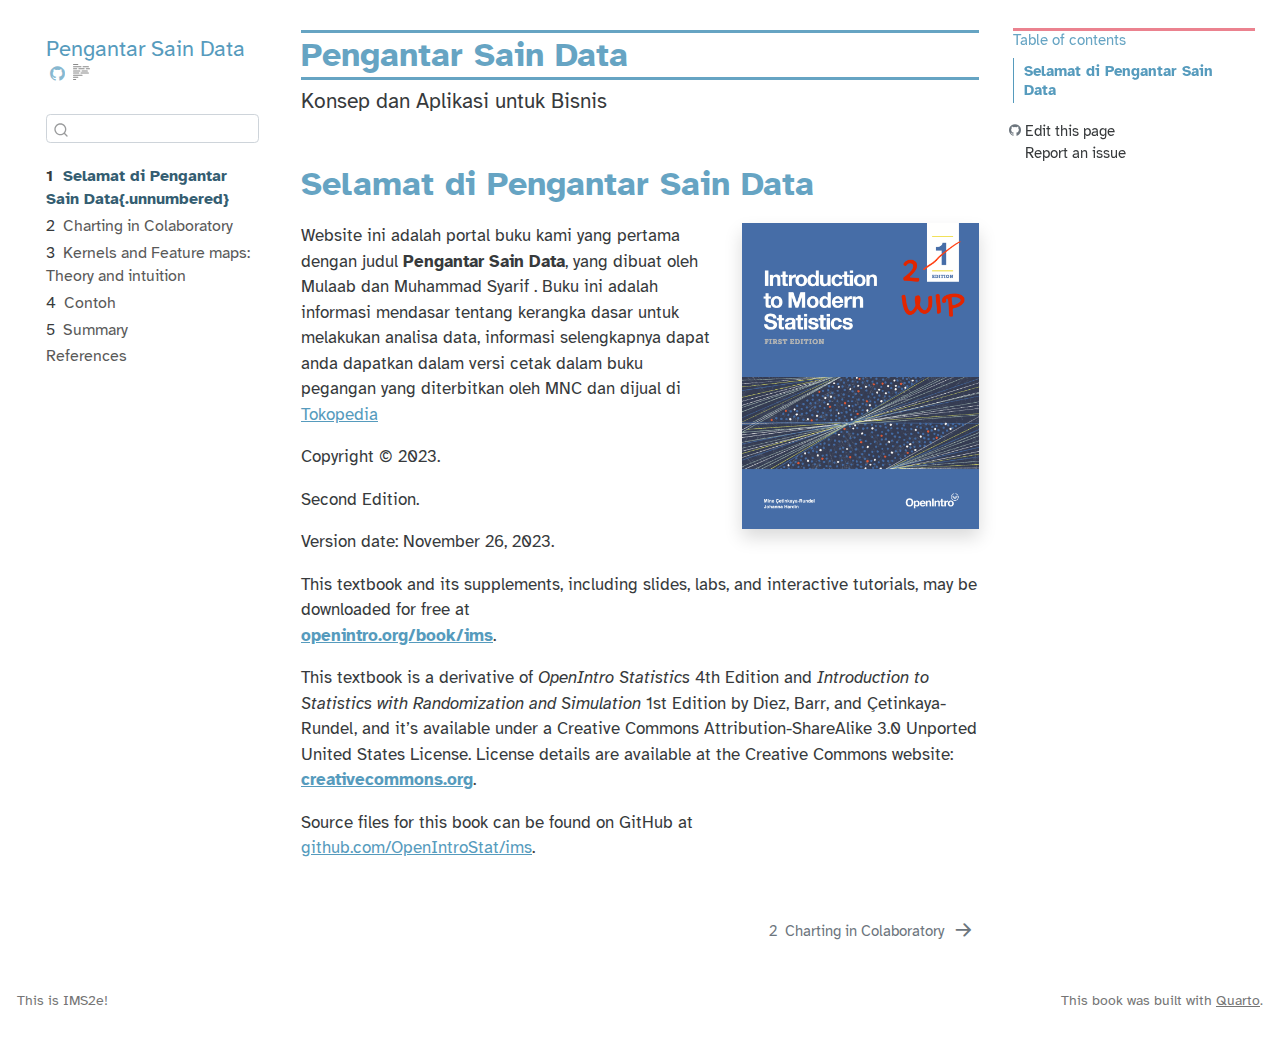
<file: index.html>
<!DOCTYPE html>
<html xmlns="http://www.w3.org/1999/xhtml" lang="en" xml:lang="en"><head>

<meta charset="utf-8">
<meta name="generator" content="quarto-1.3.450">

<meta name="viewport" content="width=device-width, initial-scale=1.0, user-scalable=yes">

<meta name="author" content="Mine Çetinkaya-Rundel and Johanna Hardin">

<title>Pengantar Sain Data</title>
<style>
code{white-space: pre-wrap;}
span.smallcaps{font-variant: small-caps;}
div.columns{display: flex; gap: min(4vw, 1.5em);}
div.column{flex: auto; overflow-x: auto;}
div.hanging-indent{margin-left: 1.5em; text-indent: -1.5em;}
ul.task-list{list-style: none;}
ul.task-list li input[type="checkbox"] {
  width: 0.8em;
  margin: 0 0.8em 0.2em -1em; /* quarto-specific, see https://github.com/quarto-dev/quarto-cli/issues/4556 */ 
  vertical-align: middle;
}
</style>


<script src="site_libs/quarto-nav/quarto-nav.js"></script>
<script src="site_libs/quarto-nav/headroom.min.js"></script>
<script src="site_libs/clipboard/clipboard.min.js"></script>
<script src="site_libs/quarto-search/autocomplete.umd.js"></script>
<script src="site_libs/quarto-search/fuse.min.js"></script>
<script src="site_libs/quarto-search/quarto-search.js"></script>
<meta name="quarto:offset" content="./">
<link href="./grafik/grafik.html" rel="next">
<link href="./images/openintro.png" rel="icon" type="image/png">
<script src="site_libs/quarto-html/quarto.js"></script>
<script src="site_libs/quarto-html/popper.min.js"></script>
<script src="site_libs/quarto-html/tippy.umd.min.js"></script>
<script src="site_libs/quarto-html/anchor.min.js"></script>
<link href="site_libs/quarto-html/tippy.css" rel="stylesheet">
<link href="site_libs/quarto-html/quarto-syntax-highlighting.css" rel="stylesheet" id="quarto-text-highlighting-styles">
<script src="site_libs/bootstrap/bootstrap.min.js"></script>
<link href="site_libs/bootstrap/bootstrap-icons.css" rel="stylesheet">
<link href="site_libs/bootstrap/bootstrap.min.css" rel="stylesheet" id="quarto-bootstrap" data-mode="light">
<script id="quarto-search-options" type="application/json">{
  "location": "sidebar",
  "copy-button": false,
  "collapse-after": 3,
  "panel-placement": "start",
  "type": "textbox",
  "limit": 20,
  "language": {
    "search-no-results-text": "No results",
    "search-matching-documents-text": "matching documents",
    "search-copy-link-title": "Copy link to search",
    "search-hide-matches-text": "Hide additional matches",
    "search-more-match-text": "more match in this document",
    "search-more-matches-text": "more matches in this document",
    "search-clear-button-title": "Clear",
    "search-detached-cancel-button-title": "Cancel",
    "search-submit-button-title": "Submit",
    "search-label": "Search"
  }
}</script>


</head>

<body class="nav-sidebar floating">

<div id="quarto-search-results"></div>
  <header id="quarto-header" class="headroom fixed-top">
  <nav class="quarto-secondary-nav">
    <div class="container-fluid d-flex">
      <button type="button" class="quarto-btn-toggle btn" data-bs-toggle="collapse" data-bs-target="#quarto-sidebar,#quarto-sidebar-glass" aria-controls="quarto-sidebar" aria-expanded="false" aria-label="Toggle sidebar navigation" onclick="if (window.quartoToggleHeadroom) { window.quartoToggleHeadroom(); }">
        <i class="bi bi-layout-text-sidebar-reverse"></i>
      </button>
      <nav class="quarto-page-breadcrumbs" aria-label="breadcrumb"><ol class="breadcrumb"><li class="breadcrumb-item"><a href="./index.html"><span class="chapter-number">1</span>&nbsp; <span class="chapter-title">Selamat di Pengantar Sain Data{.unnumbered}</span></a></li></ol></nav>
      <a class="flex-grow-1" role="button" data-bs-toggle="collapse" data-bs-target="#quarto-sidebar,#quarto-sidebar-glass" aria-controls="quarto-sidebar" aria-expanded="false" aria-label="Toggle sidebar navigation" onclick="if (window.quartoToggleHeadroom) { window.quartoToggleHeadroom(); }">      
      </a>
      <button type="button" class="btn quarto-search-button" aria-label="" onclick="window.quartoOpenSearch();">
        <i class="bi bi-search"></i>
      </button>
    </div>
  </nav>
</header>
<!-- content -->
<div id="quarto-content" class="quarto-container page-columns page-rows-contents page-layout-article">
<!-- sidebar -->
  <nav id="quarto-sidebar" class="sidebar collapse collapse-horizontal sidebar-navigation floating overflow-auto">
    <div class="pt-lg-2 mt-2 text-left sidebar-header">
    <div class="sidebar-title mb-0 py-0">
      <a href="./">Pengantar Sain Data</a> 
        <div class="sidebar-tools-main">
    <a href="https://github.com/OpenIntroStat/ims/" rel="" title="Source Code" class="quarto-navigation-tool px-1" aria-label="Source Code"><i class="bi bi-github"></i></a>
  <a href="" class="quarto-reader-toggle quarto-navigation-tool px-1" onclick="window.quartoToggleReader(); return false;" title="Toggle reader mode">
  <div class="quarto-reader-toggle-btn">
  <i class="bi"></i>
  </div>
</a>
</div>
    </div>
      </div>
        <div class="mt-2 flex-shrink-0 align-items-center">
        <div class="sidebar-search">
        <div id="quarto-search" class="" title="Search"></div>
        </div>
        </div>
    <div class="sidebar-menu-container"> 
    <ul class="list-unstyled mt-1">
        <li class="sidebar-item">
  <div class="sidebar-item-container"> 
  <a href="./index.html" class="sidebar-item-text sidebar-link active">
 <span class="menu-text"><span class="chapter-number">1</span>&nbsp; <span class="chapter-title">Selamat di Pengantar Sain Data{.unnumbered}</span></span></a>
  </div>
</li>
        <li class="sidebar-item">
  <div class="sidebar-item-container"> 
  <a href="./grafik/grafik.html" class="sidebar-item-text sidebar-link">
 <span class="menu-text"><span class="chapter-number">2</span>&nbsp; <span class="chapter-title">Charting in Colaboratory</span></span></a>
  </div>
</li>
        <li class="sidebar-item">
  <div class="sidebar-item-container"> 
  <a href="./grafik/kernel.html" class="sidebar-item-text sidebar-link">
 <span class="menu-text"><span class="chapter-number">3</span>&nbsp; <span class="chapter-title">Kernels and Feature maps: Theory and intuition</span></span></a>
  </div>
</li>
        <li class="sidebar-item">
  <div class="sidebar-item-container"> 
  <a href="./grafik/pca.html" class="sidebar-item-text sidebar-link">
 <span class="menu-text"><span class="chapter-number">4</span>&nbsp; <span class="chapter-title">Contoh</span></span></a>
  </div>
</li>
        <li class="sidebar-item">
  <div class="sidebar-item-container"> 
  <a href="./grafik/summary.html" class="sidebar-item-text sidebar-link">
 <span class="menu-text"><span class="chapter-number">5</span>&nbsp; <span class="chapter-title">Summary</span></span></a>
  </div>
</li>
        <li class="sidebar-item">
  <div class="sidebar-item-container"> 
  <a href="./grafik/references.html" class="sidebar-item-text sidebar-link">
 <span class="menu-text">References</span></a>
  </div>
</li>
    </ul>
    </div>
</nav>
<div id="quarto-sidebar-glass" data-bs-toggle="collapse" data-bs-target="#quarto-sidebar,#quarto-sidebar-glass"></div>
<!-- margin-sidebar -->
    <div id="quarto-margin-sidebar" class="sidebar margin-sidebar">
        <nav id="TOC" role="doc-toc" class="toc-active">
    <h2 id="toc-title">Table of contents</h2>
   
  <ul>
  <li><a href="#selamat-di-pengantar-sain-data" id="toc-selamat-di-pengantar-sain-data" class="nav-link active" data-scroll-target="#selamat-di-pengantar-sain-data">Selamat di Pengantar Sain Data</a></li>
  </ul>
<div class="toc-actions"><div><i class="bi bi-github"></i></div><div class="action-links"><p><a href="https://github.com/OpenIntroStat/ims/edit/main/index.qmd" class="toc-action">Edit this page</a></p><p><a href="https://github.com/OpenIntroStat/ims/issues/new" class="toc-action">Report an issue</a></p></div></div></nav>
    </div>
<!-- main -->
<main class="content" id="quarto-document-content">

<header id="title-block-header" class="quarto-title-block default">
<div class="quarto-title">
<h1 class="title">Pengantar Sain Data</h1>
<p class="subtitle lead">Konsep dan Aplikasi untuk Bisnis</p>
</div>



<div class="quarto-title-meta">

    
  
    
  </div>
  

</header>


<section id="selamat-di-pengantar-sain-data" class="level1 unnumbered welcome">
<h1 class="unnumbered">Selamat di Pengantar Sain Data</h1><p><img src="images/IMS2_front_cover_WIP.png" title="Pengantar Sain Data" class="quarto-cover-image img-fluid"></p>
<p>Website ini adalah portal buku kami yang pertama dengan judul <strong>Pengantar Sain Data</strong>, yang dibuat oleh Mulaab dan Muhammad Syarif . Buku ini adalah informasi mendasar tentang kerangka dasar untuk melakukan analisa data, informasi selengkapnya dapat anda dapatkan dalam versi cetak dalam buku pegangan yang diterbitkan oleh MNC dan dijual di <a href="https://www.openintro.org/">Tokopedia</a></p>
<!--
The book will always be available for free here. It is also available in PDF (for free or for the amount you choose to contribute) on Leanpub and in black&white paperback for purchase for $20.
<br><br>
<a href="https://leanpub.com/imstat" target="_blank"><img src="images/_icons/file.png" width="30px">&nbsp;<strong>Download PDF</strong></a>
<br>
<a href="https://www.openintro.org/go?id=ims1_bw_pb&referrer=/book/ims/online"><img src="images/_icons/book.png" width="30px">&nbsp;<strong>Purchase paperback</strong></a>
<br><br>
---
<br><br>
-->
<p>Copyright © 2023.</p>
<p>Second Edition.</p>
<p>Version date: November 26, 2023.</p>
<p>This textbook and its supplements, including slides, labs, and interactive tutorials, may be downloaded for free at<br>
<a href="http://openintro.org/book/ims"><strong>openintro.org/book/ims</strong></a>.</p>
<p>This textbook is a derivative of <em>OpenIntro Statistics</em> 4th Edition and <em>Introduction to Statistics with Randomization and Simulation</em> 1st Edition by Diez, Barr, and Çetinkaya-Rundel, and it’s available under a Creative Commons Attribution-ShareAlike 3.0 Unported United States License. License details are available at the Creative Commons website:<br>
<a href="https://www.openintro.org/go/?id=creativecommons_org&amp;referrer=ims1_pdf"><strong>creativecommons.org</strong></a>.</p>
<p>Source files for this book can be found on GitHub at<br>
<a href="https://github.com/OpenIntroStat/ims">github.com/OpenIntroStat/ims</a>.</p>
</section>
<!-- ```{r} -->
<!-- # install.packages("systemfonts") -->
<!-- systemfonts::system_fonts() -->
<!-- ``` -->



</main> <!-- /main -->
<script id="quarto-html-after-body" type="application/javascript">
window.document.addEventListener("DOMContentLoaded", function (event) {
  const toggleBodyColorMode = (bsSheetEl) => {
    const mode = bsSheetEl.getAttribute("data-mode");
    const bodyEl = window.document.querySelector("body");
    if (mode === "dark") {
      bodyEl.classList.add("quarto-dark");
      bodyEl.classList.remove("quarto-light");
    } else {
      bodyEl.classList.add("quarto-light");
      bodyEl.classList.remove("quarto-dark");
    }
  }
  const toggleBodyColorPrimary = () => {
    const bsSheetEl = window.document.querySelector("link#quarto-bootstrap");
    if (bsSheetEl) {
      toggleBodyColorMode(bsSheetEl);
    }
  }
  toggleBodyColorPrimary();  
  const icon = "";
  const anchorJS = new window.AnchorJS();
  anchorJS.options = {
    placement: 'right',
    icon: icon
  };
  anchorJS.add('.anchored');
  const isCodeAnnotation = (el) => {
    for (const clz of el.classList) {
      if (clz.startsWith('code-annotation-')) {                     
        return true;
      }
    }
    return false;
  }
  const clipboard = new window.ClipboardJS('.code-copy-button', {
    text: function(trigger) {
      const codeEl = trigger.previousElementSibling.cloneNode(true);
      for (const childEl of codeEl.children) {
        if (isCodeAnnotation(childEl)) {
          childEl.remove();
        }
      }
      return codeEl.innerText;
    }
  });
  clipboard.on('success', function(e) {
    // button target
    const button = e.trigger;
    // don't keep focus
    button.blur();
    // flash "checked"
    button.classList.add('code-copy-button-checked');
    var currentTitle = button.getAttribute("title");
    button.setAttribute("title", "Copied!");
    let tooltip;
    if (window.bootstrap) {
      button.setAttribute("data-bs-toggle", "tooltip");
      button.setAttribute("data-bs-placement", "left");
      button.setAttribute("data-bs-title", "Copied!");
      tooltip = new bootstrap.Tooltip(button, 
        { trigger: "manual", 
          customClass: "code-copy-button-tooltip",
          offset: [0, -8]});
      tooltip.show();    
    }
    setTimeout(function() {
      if (tooltip) {
        tooltip.hide();
        button.removeAttribute("data-bs-title");
        button.removeAttribute("data-bs-toggle");
        button.removeAttribute("data-bs-placement");
      }
      button.setAttribute("title", currentTitle);
      button.classList.remove('code-copy-button-checked');
    }, 1000);
    // clear code selection
    e.clearSelection();
  });
  function tippyHover(el, contentFn) {
    const config = {
      allowHTML: true,
      content: contentFn,
      maxWidth: 500,
      delay: 100,
      arrow: false,
      appendTo: function(el) {
          return el.parentElement;
      },
      interactive: true,
      interactiveBorder: 10,
      theme: 'quarto',
      placement: 'bottom-start'
    };
    window.tippy(el, config); 
  }
  const noterefs = window.document.querySelectorAll('a[role="doc-noteref"]');
  for (var i=0; i<noterefs.length; i++) {
    const ref = noterefs[i];
    tippyHover(ref, function() {
      // use id or data attribute instead here
      let href = ref.getAttribute('data-footnote-href') || ref.getAttribute('href');
      try { href = new URL(href).hash; } catch {}
      const id = href.replace(/^#\/?/, "");
      const note = window.document.getElementById(id);
      return note.innerHTML;
    });
  }
      let selectedAnnoteEl;
      const selectorForAnnotation = ( cell, annotation) => {
        let cellAttr = 'data-code-cell="' + cell + '"';
        let lineAttr = 'data-code-annotation="' +  annotation + '"';
        const selector = 'span[' + cellAttr + '][' + lineAttr + ']';
        return selector;
      }
      const selectCodeLines = (annoteEl) => {
        const doc = window.document;
        const targetCell = annoteEl.getAttribute("data-target-cell");
        const targetAnnotation = annoteEl.getAttribute("data-target-annotation");
        const annoteSpan = window.document.querySelector(selectorForAnnotation(targetCell, targetAnnotation));
        const lines = annoteSpan.getAttribute("data-code-lines").split(",");
        const lineIds = lines.map((line) => {
          return targetCell + "-" + line;
        })
        let top = null;
        let height = null;
        let parent = null;
        if (lineIds.length > 0) {
            //compute the position of the single el (top and bottom and make a div)
            const el = window.document.getElementById(lineIds[0]);
            top = el.offsetTop;
            height = el.offsetHeight;
            parent = el.parentElement.parentElement;
          if (lineIds.length > 1) {
            const lastEl = window.document.getElementById(lineIds[lineIds.length - 1]);
            const bottom = lastEl.offsetTop + lastEl.offsetHeight;
            height = bottom - top;
          }
          if (top !== null && height !== null && parent !== null) {
            // cook up a div (if necessary) and position it 
            let div = window.document.getElementById("code-annotation-line-highlight");
            if (div === null) {
              div = window.document.createElement("div");
              div.setAttribute("id", "code-annotation-line-highlight");
              div.style.position = 'absolute';
              parent.appendChild(div);
            }
            div.style.top = top - 2 + "px";
            div.style.height = height + 4 + "px";
            let gutterDiv = window.document.getElementById("code-annotation-line-highlight-gutter");
            if (gutterDiv === null) {
              gutterDiv = window.document.createElement("div");
              gutterDiv.setAttribute("id", "code-annotation-line-highlight-gutter");
              gutterDiv.style.position = 'absolute';
              const codeCell = window.document.getElementById(targetCell);
              const gutter = codeCell.querySelector('.code-annotation-gutter');
              gutter.appendChild(gutterDiv);
            }
            gutterDiv.style.top = top - 2 + "px";
            gutterDiv.style.height = height + 4 + "px";
          }
          selectedAnnoteEl = annoteEl;
        }
      };
      const unselectCodeLines = () => {
        const elementsIds = ["code-annotation-line-highlight", "code-annotation-line-highlight-gutter"];
        elementsIds.forEach((elId) => {
          const div = window.document.getElementById(elId);
          if (div) {
            div.remove();
          }
        });
        selectedAnnoteEl = undefined;
      };
      // Attach click handler to the DT
      const annoteDls = window.document.querySelectorAll('dt[data-target-cell]');
      for (const annoteDlNode of annoteDls) {
        annoteDlNode.addEventListener('click', (event) => {
          const clickedEl = event.target;
          if (clickedEl !== selectedAnnoteEl) {
            unselectCodeLines();
            const activeEl = window.document.querySelector('dt[data-target-cell].code-annotation-active');
            if (activeEl) {
              activeEl.classList.remove('code-annotation-active');
            }
            selectCodeLines(clickedEl);
            clickedEl.classList.add('code-annotation-active');
          } else {
            // Unselect the line
            unselectCodeLines();
            clickedEl.classList.remove('code-annotation-active');
          }
        });
      }
  const findCites = (el) => {
    const parentEl = el.parentElement;
    if (parentEl) {
      const cites = parentEl.dataset.cites;
      if (cites) {
        return {
          el,
          cites: cites.split(' ')
        };
      } else {
        return findCites(el.parentElement)
      }
    } else {
      return undefined;
    }
  };
  var bibliorefs = window.document.querySelectorAll('a[role="doc-biblioref"]');
  for (var i=0; i<bibliorefs.length; i++) {
    const ref = bibliorefs[i];
    const citeInfo = findCites(ref);
    if (citeInfo) {
      tippyHover(citeInfo.el, function() {
        var popup = window.document.createElement('div');
        citeInfo.cites.forEach(function(cite) {
          var citeDiv = window.document.createElement('div');
          citeDiv.classList.add('hanging-indent');
          citeDiv.classList.add('csl-entry');
          var biblioDiv = window.document.getElementById('ref-' + cite);
          if (biblioDiv) {
            citeDiv.innerHTML = biblioDiv.innerHTML;
          }
          popup.appendChild(citeDiv);
        });
        return popup.innerHTML;
      });
    }
  }
});
</script>
<nav class="page-navigation">
  <div class="nav-page nav-page-previous">
  </div>
  <div class="nav-page nav-page-next">
      <a href="./grafik/grafik.html" class="pagination-link">
        <span class="nav-page-text"><span class="chapter-number">2</span>&nbsp; <span class="chapter-title">Charting in Colaboratory</span></span> <i class="bi bi-arrow-right-short"></i>
      </a>
  </div>
</nav>
</div> <!-- /content -->
<footer class="footer">
  <div class="nav-footer">
    <div class="nav-footer-left">This is IMS2e!</div>   
    <div class="nav-footer-center">
      &nbsp;
    </div>
    <div class="nav-footer-right">This book was built with <a href="https://quarto.org/">Quarto</a>.</div>
  </div>
</footer>



</body></html>
</file>
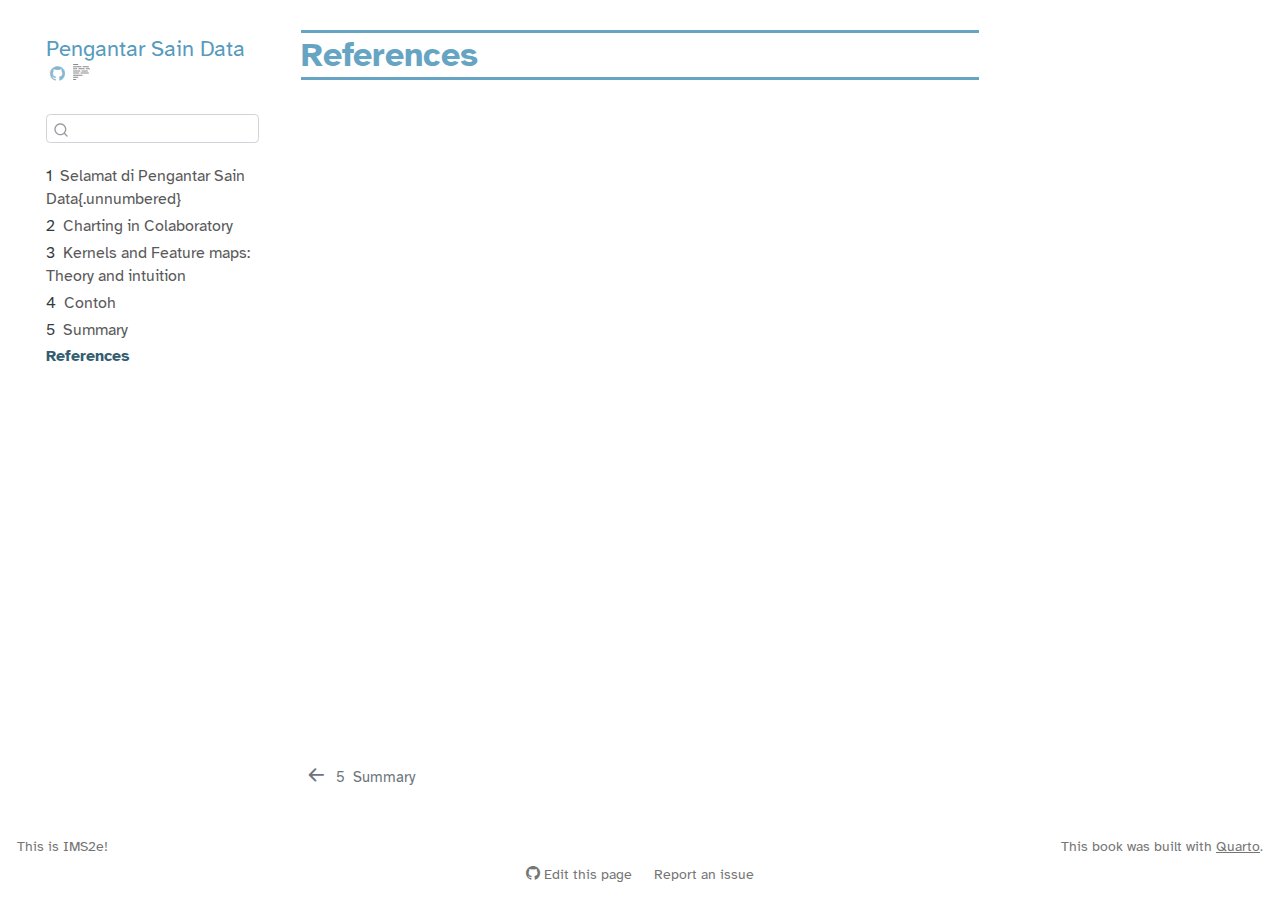
<file: grafik/references.html>
<!DOCTYPE html>
<html xmlns="http://www.w3.org/1999/xhtml" lang="en" xml:lang="en"><head>

<meta charset="utf-8">
<meta name="generator" content="quarto-1.3.450">

<meta name="viewport" content="width=device-width, initial-scale=1.0, user-scalable=yes">

<meta name="author" content="Mine Çetinkaya-Rundel and Johanna Hardin">

<title>Pengantar Sain Data - References</title>
<style>
code{white-space: pre-wrap;}
span.smallcaps{font-variant: small-caps;}
div.columns{display: flex; gap: min(4vw, 1.5em);}
div.column{flex: auto; overflow-x: auto;}
div.hanging-indent{margin-left: 1.5em; text-indent: -1.5em;}
ul.task-list{list-style: none;}
ul.task-list li input[type="checkbox"] {
  width: 0.8em;
  margin: 0 0.8em 0.2em -1em; /* quarto-specific, see https://github.com/quarto-dev/quarto-cli/issues/4556 */ 
  vertical-align: middle;
}
/* CSS for citations */
div.csl-bib-body { }
div.csl-entry {
  clear: both;
}
.hanging-indent div.csl-entry {
  margin-left:2em;
  text-indent:-2em;
}
div.csl-left-margin {
  min-width:2em;
  float:left;
}
div.csl-right-inline {
  margin-left:2em;
  padding-left:1em;
}
div.csl-indent {
  margin-left: 2em;
}</style>


<script src="../site_libs/quarto-nav/quarto-nav.js"></script>
<script src="../site_libs/quarto-nav/headroom.min.js"></script>
<script src="../site_libs/clipboard/clipboard.min.js"></script>
<script src="../site_libs/quarto-search/autocomplete.umd.js"></script>
<script src="../site_libs/quarto-search/fuse.min.js"></script>
<script src="../site_libs/quarto-search/quarto-search.js"></script>
<meta name="quarto:offset" content="../">
<link href="../grafik/summary.html" rel="prev">
<link href="../images/openintro.png" rel="icon" type="image/png">
<script src="../site_libs/quarto-html/quarto.js"></script>
<script src="../site_libs/quarto-html/popper.min.js"></script>
<script src="../site_libs/quarto-html/tippy.umd.min.js"></script>
<script src="../site_libs/quarto-html/anchor.min.js"></script>
<link href="../site_libs/quarto-html/tippy.css" rel="stylesheet">
<link href="../site_libs/quarto-html/quarto-syntax-highlighting.css" rel="stylesheet" id="quarto-text-highlighting-styles">
<script src="../site_libs/bootstrap/bootstrap.min.js"></script>
<link href="../site_libs/bootstrap/bootstrap-icons.css" rel="stylesheet">
<link href="../site_libs/bootstrap/bootstrap.min.css" rel="stylesheet" id="quarto-bootstrap" data-mode="light">
<script id="quarto-search-options" type="application/json">{
  "location": "sidebar",
  "copy-button": false,
  "collapse-after": 3,
  "panel-placement": "start",
  "type": "textbox",
  "limit": 20,
  "language": {
    "search-no-results-text": "No results",
    "search-matching-documents-text": "matching documents",
    "search-copy-link-title": "Copy link to search",
    "search-hide-matches-text": "Hide additional matches",
    "search-more-match-text": "more match in this document",
    "search-more-matches-text": "more matches in this document",
    "search-clear-button-title": "Clear",
    "search-detached-cancel-button-title": "Cancel",
    "search-submit-button-title": "Submit",
    "search-label": "Search"
  }
}</script>


</head>

<body class="nav-sidebar floating">

<div id="quarto-search-results"></div>
  <header id="quarto-header" class="headroom fixed-top">
  <nav class="quarto-secondary-nav">
    <div class="container-fluid d-flex">
      <button type="button" class="quarto-btn-toggle btn" data-bs-toggle="collapse" data-bs-target="#quarto-sidebar,#quarto-sidebar-glass" aria-controls="quarto-sidebar" aria-expanded="false" aria-label="Toggle sidebar navigation" onclick="if (window.quartoToggleHeadroom) { window.quartoToggleHeadroom(); }">
        <i class="bi bi-layout-text-sidebar-reverse"></i>
      </button>
      <nav class="quarto-page-breadcrumbs" aria-label="breadcrumb"><ol class="breadcrumb"><li class="breadcrumb-item"><a href="../grafik/references.html">References</a></li></ol></nav>
      <a class="flex-grow-1" role="button" data-bs-toggle="collapse" data-bs-target="#quarto-sidebar,#quarto-sidebar-glass" aria-controls="quarto-sidebar" aria-expanded="false" aria-label="Toggle sidebar navigation" onclick="if (window.quartoToggleHeadroom) { window.quartoToggleHeadroom(); }">      
      </a>
      <button type="button" class="btn quarto-search-button" aria-label="" onclick="window.quartoOpenSearch();">
        <i class="bi bi-search"></i>
      </button>
    </div>
  </nav>
</header>
<!-- content -->
<div id="quarto-content" class="quarto-container page-columns page-rows-contents page-layout-article">
<!-- sidebar -->
  <nav id="quarto-sidebar" class="sidebar collapse collapse-horizontal sidebar-navigation floating overflow-auto">
    <div class="pt-lg-2 mt-2 text-left sidebar-header">
    <div class="sidebar-title mb-0 py-0">
      <a href="../">Pengantar Sain Data</a> 
        <div class="sidebar-tools-main">
    <a href="https://github.com/OpenIntroStat/ims/" rel="" title="Source Code" class="quarto-navigation-tool px-1" aria-label="Source Code"><i class="bi bi-github"></i></a>
  <a href="" class="quarto-reader-toggle quarto-navigation-tool px-1" onclick="window.quartoToggleReader(); return false;" title="Toggle reader mode">
  <div class="quarto-reader-toggle-btn">
  <i class="bi"></i>
  </div>
</a>
</div>
    </div>
      </div>
        <div class="mt-2 flex-shrink-0 align-items-center">
        <div class="sidebar-search">
        <div id="quarto-search" class="" title="Search"></div>
        </div>
        </div>
    <div class="sidebar-menu-container"> 
    <ul class="list-unstyled mt-1">
        <li class="sidebar-item">
  <div class="sidebar-item-container"> 
  <a href="../index.html" class="sidebar-item-text sidebar-link">
 <span class="menu-text"><span class="chapter-number">1</span>&nbsp; <span class="chapter-title">Selamat di Pengantar Sain Data{.unnumbered}</span></span></a>
  </div>
</li>
        <li class="sidebar-item">
  <div class="sidebar-item-container"> 
  <a href="../grafik/grafik.html" class="sidebar-item-text sidebar-link">
 <span class="menu-text"><span class="chapter-number">2</span>&nbsp; <span class="chapter-title">Charting in Colaboratory</span></span></a>
  </div>
</li>
        <li class="sidebar-item">
  <div class="sidebar-item-container"> 
  <a href="../grafik/kernel.html" class="sidebar-item-text sidebar-link">
 <span class="menu-text"><span class="chapter-number">3</span>&nbsp; <span class="chapter-title">Kernels and Feature maps: Theory and intuition</span></span></a>
  </div>
</li>
        <li class="sidebar-item">
  <div class="sidebar-item-container"> 
  <a href="../grafik/pca.html" class="sidebar-item-text sidebar-link">
 <span class="menu-text"><span class="chapter-number">4</span>&nbsp; <span class="chapter-title">Contoh</span></span></a>
  </div>
</li>
        <li class="sidebar-item">
  <div class="sidebar-item-container"> 
  <a href="../grafik/summary.html" class="sidebar-item-text sidebar-link">
 <span class="menu-text"><span class="chapter-number">5</span>&nbsp; <span class="chapter-title">Summary</span></span></a>
  </div>
</li>
        <li class="sidebar-item">
  <div class="sidebar-item-container"> 
  <a href="../grafik/references.html" class="sidebar-item-text sidebar-link active">
 <span class="menu-text">References</span></a>
  </div>
</li>
    </ul>
    </div>
</nav>
<div id="quarto-sidebar-glass" data-bs-toggle="collapse" data-bs-target="#quarto-sidebar,#quarto-sidebar-glass"></div>
<!-- margin-sidebar -->
    <div id="quarto-margin-sidebar" class="sidebar margin-sidebar">
        
    </div>
<!-- main -->
<main class="content" id="quarto-document-content">

<header id="title-block-header" class="quarto-title-block default">
<div class="quarto-title">
<h1 class="title">References</h1>
</div>



<div class="quarto-title-meta">

    
  
    
  </div>
  

</header>

<div id="refs" role="list" style="display: none">

</div>



</main> <!-- /main -->
<script id="quarto-html-after-body" type="application/javascript">
window.document.addEventListener("DOMContentLoaded", function (event) {
  const toggleBodyColorMode = (bsSheetEl) => {
    const mode = bsSheetEl.getAttribute("data-mode");
    const bodyEl = window.document.querySelector("body");
    if (mode === "dark") {
      bodyEl.classList.add("quarto-dark");
      bodyEl.classList.remove("quarto-light");
    } else {
      bodyEl.classList.add("quarto-light");
      bodyEl.classList.remove("quarto-dark");
    }
  }
  const toggleBodyColorPrimary = () => {
    const bsSheetEl = window.document.querySelector("link#quarto-bootstrap");
    if (bsSheetEl) {
      toggleBodyColorMode(bsSheetEl);
    }
  }
  toggleBodyColorPrimary();  
  const icon = "";
  const anchorJS = new window.AnchorJS();
  anchorJS.options = {
    placement: 'right',
    icon: icon
  };
  anchorJS.add('.anchored');
  const isCodeAnnotation = (el) => {
    for (const clz of el.classList) {
      if (clz.startsWith('code-annotation-')) {                     
        return true;
      }
    }
    return false;
  }
  const clipboard = new window.ClipboardJS('.code-copy-button', {
    text: function(trigger) {
      const codeEl = trigger.previousElementSibling.cloneNode(true);
      for (const childEl of codeEl.children) {
        if (isCodeAnnotation(childEl)) {
          childEl.remove();
        }
      }
      return codeEl.innerText;
    }
  });
  clipboard.on('success', function(e) {
    // button target
    const button = e.trigger;
    // don't keep focus
    button.blur();
    // flash "checked"
    button.classList.add('code-copy-button-checked');
    var currentTitle = button.getAttribute("title");
    button.setAttribute("title", "Copied!");
    let tooltip;
    if (window.bootstrap) {
      button.setAttribute("data-bs-toggle", "tooltip");
      button.setAttribute("data-bs-placement", "left");
      button.setAttribute("data-bs-title", "Copied!");
      tooltip = new bootstrap.Tooltip(button, 
        { trigger: "manual", 
          customClass: "code-copy-button-tooltip",
          offset: [0, -8]});
      tooltip.show();    
    }
    setTimeout(function() {
      if (tooltip) {
        tooltip.hide();
        button.removeAttribute("data-bs-title");
        button.removeAttribute("data-bs-toggle");
        button.removeAttribute("data-bs-placement");
      }
      button.setAttribute("title", currentTitle);
      button.classList.remove('code-copy-button-checked');
    }, 1000);
    // clear code selection
    e.clearSelection();
  });
  function tippyHover(el, contentFn) {
    const config = {
      allowHTML: true,
      content: contentFn,
      maxWidth: 500,
      delay: 100,
      arrow: false,
      appendTo: function(el) {
          return el.parentElement;
      },
      interactive: true,
      interactiveBorder: 10,
      theme: 'quarto',
      placement: 'bottom-start'
    };
    window.tippy(el, config); 
  }
  const noterefs = window.document.querySelectorAll('a[role="doc-noteref"]');
  for (var i=0; i<noterefs.length; i++) {
    const ref = noterefs[i];
    tippyHover(ref, function() {
      // use id or data attribute instead here
      let href = ref.getAttribute('data-footnote-href') || ref.getAttribute('href');
      try { href = new URL(href).hash; } catch {}
      const id = href.replace(/^#\/?/, "");
      const note = window.document.getElementById(id);
      return note.innerHTML;
    });
  }
      let selectedAnnoteEl;
      const selectorForAnnotation = ( cell, annotation) => {
        let cellAttr = 'data-code-cell="' + cell + '"';
        let lineAttr = 'data-code-annotation="' +  annotation + '"';
        const selector = 'span[' + cellAttr + '][' + lineAttr + ']';
        return selector;
      }
      const selectCodeLines = (annoteEl) => {
        const doc = window.document;
        const targetCell = annoteEl.getAttribute("data-target-cell");
        const targetAnnotation = annoteEl.getAttribute("data-target-annotation");
        const annoteSpan = window.document.querySelector(selectorForAnnotation(targetCell, targetAnnotation));
        const lines = annoteSpan.getAttribute("data-code-lines").split(",");
        const lineIds = lines.map((line) => {
          return targetCell + "-" + line;
        })
        let top = null;
        let height = null;
        let parent = null;
        if (lineIds.length > 0) {
            //compute the position of the single el (top and bottom and make a div)
            const el = window.document.getElementById(lineIds[0]);
            top = el.offsetTop;
            height = el.offsetHeight;
            parent = el.parentElement.parentElement;
          if (lineIds.length > 1) {
            const lastEl = window.document.getElementById(lineIds[lineIds.length - 1]);
            const bottom = lastEl.offsetTop + lastEl.offsetHeight;
            height = bottom - top;
          }
          if (top !== null && height !== null && parent !== null) {
            // cook up a div (if necessary) and position it 
            let div = window.document.getElementById("code-annotation-line-highlight");
            if (div === null) {
              div = window.document.createElement("div");
              div.setAttribute("id", "code-annotation-line-highlight");
              div.style.position = 'absolute';
              parent.appendChild(div);
            }
            div.style.top = top - 2 + "px";
            div.style.height = height + 4 + "px";
            let gutterDiv = window.document.getElementById("code-annotation-line-highlight-gutter");
            if (gutterDiv === null) {
              gutterDiv = window.document.createElement("div");
              gutterDiv.setAttribute("id", "code-annotation-line-highlight-gutter");
              gutterDiv.style.position = 'absolute';
              const codeCell = window.document.getElementById(targetCell);
              const gutter = codeCell.querySelector('.code-annotation-gutter');
              gutter.appendChild(gutterDiv);
            }
            gutterDiv.style.top = top - 2 + "px";
            gutterDiv.style.height = height + 4 + "px";
          }
          selectedAnnoteEl = annoteEl;
        }
      };
      const unselectCodeLines = () => {
        const elementsIds = ["code-annotation-line-highlight", "code-annotation-line-highlight-gutter"];
        elementsIds.forEach((elId) => {
          const div = window.document.getElementById(elId);
          if (div) {
            div.remove();
          }
        });
        selectedAnnoteEl = undefined;
      };
      // Attach click handler to the DT
      const annoteDls = window.document.querySelectorAll('dt[data-target-cell]');
      for (const annoteDlNode of annoteDls) {
        annoteDlNode.addEventListener('click', (event) => {
          const clickedEl = event.target;
          if (clickedEl !== selectedAnnoteEl) {
            unselectCodeLines();
            const activeEl = window.document.querySelector('dt[data-target-cell].code-annotation-active');
            if (activeEl) {
              activeEl.classList.remove('code-annotation-active');
            }
            selectCodeLines(clickedEl);
            clickedEl.classList.add('code-annotation-active');
          } else {
            // Unselect the line
            unselectCodeLines();
            clickedEl.classList.remove('code-annotation-active');
          }
        });
      }
  const findCites = (el) => {
    const parentEl = el.parentElement;
    if (parentEl) {
      const cites = parentEl.dataset.cites;
      if (cites) {
        return {
          el,
          cites: cites.split(' ')
        };
      } else {
        return findCites(el.parentElement)
      }
    } else {
      return undefined;
    }
  };
  var bibliorefs = window.document.querySelectorAll('a[role="doc-biblioref"]');
  for (var i=0; i<bibliorefs.length; i++) {
    const ref = bibliorefs[i];
    const citeInfo = findCites(ref);
    if (citeInfo) {
      tippyHover(citeInfo.el, function() {
        var popup = window.document.createElement('div');
        citeInfo.cites.forEach(function(cite) {
          var citeDiv = window.document.createElement('div');
          citeDiv.classList.add('hanging-indent');
          citeDiv.classList.add('csl-entry');
          var biblioDiv = window.document.getElementById('ref-' + cite);
          if (biblioDiv) {
            citeDiv.innerHTML = biblioDiv.innerHTML;
          }
          popup.appendChild(citeDiv);
        });
        return popup.innerHTML;
      });
    }
  }
});
</script>
<nav class="page-navigation">
  <div class="nav-page nav-page-previous">
      <a href="../grafik/summary.html" class="pagination-link">
        <i class="bi bi-arrow-left-short"></i> <span class="nav-page-text"><span class="chapter-number">5</span>&nbsp; <span class="chapter-title">Summary</span></span>
      </a>          
  </div>
  <div class="nav-page nav-page-next">
  </div>
</nav>
</div> <!-- /content -->
<footer class="footer">
  <div class="nav-footer">
    <div class="nav-footer-left">This is IMS2e!</div>   
    <div class="nav-footer-center">
      &nbsp;
    <div class="toc-actions"><div><i class="bi bi-github"></i></div><div class="action-links"><p><a href="https://github.com/OpenIntroStat/ims/edit/main/grafik/references.qmd" class="toc-action">Edit this page</a></p><p><a href="https://github.com/OpenIntroStat/ims/issues/new" class="toc-action">Report an issue</a></p></div></div></div>
    <div class="nav-footer-right">This book was built with <a href="https://quarto.org/">Quarto</a>.</div>
  </div>
</footer>



</body></html>
</file>
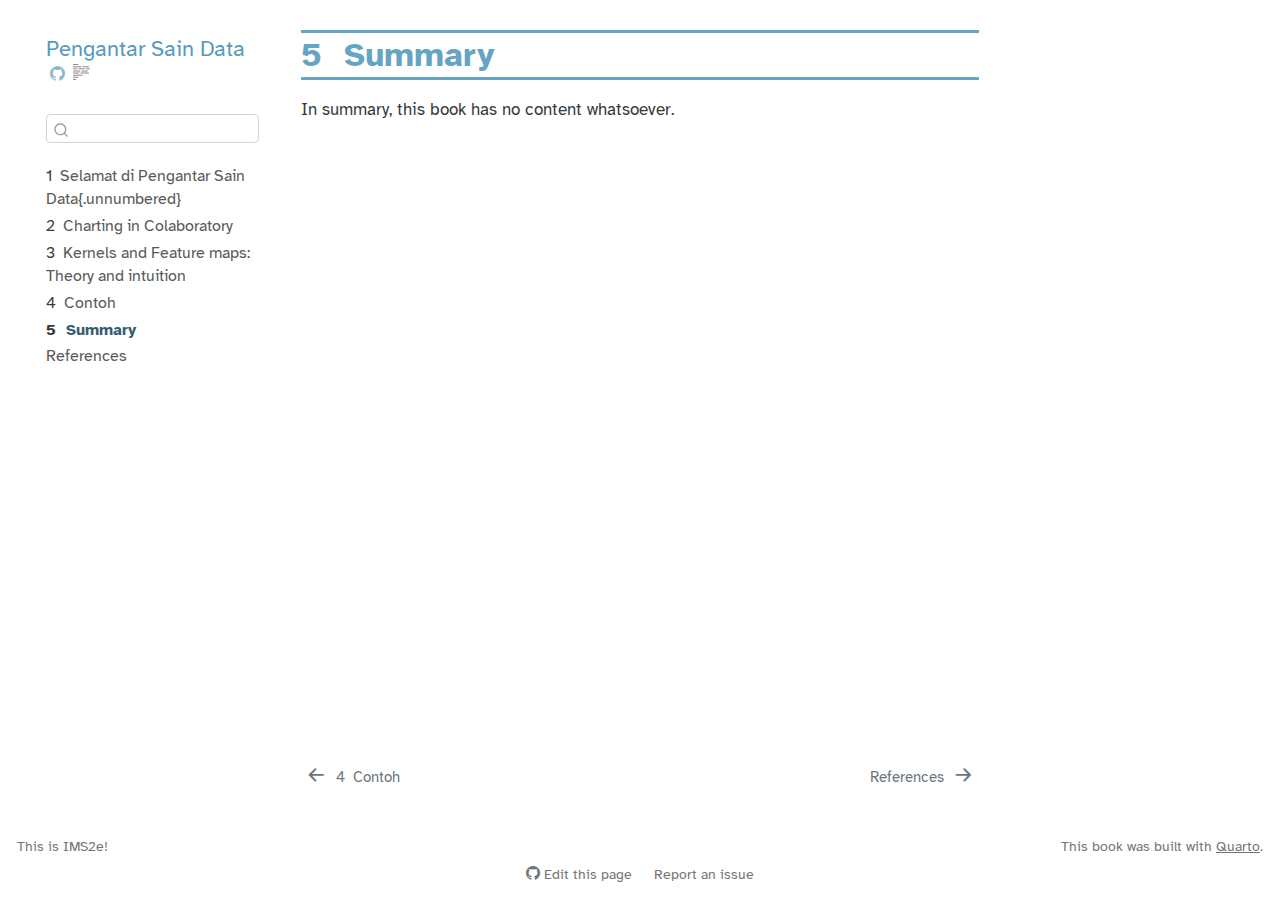
<file: grafik/summary.html>
<!DOCTYPE html>
<html xmlns="http://www.w3.org/1999/xhtml" lang="en" xml:lang="en"><head>

<meta charset="utf-8">
<meta name="generator" content="quarto-1.3.450">

<meta name="viewport" content="width=device-width, initial-scale=1.0, user-scalable=yes">

<meta name="author" content="Mine Çetinkaya-Rundel and Johanna Hardin">

<title>Pengantar Sain Data - 5&nbsp; Summary</title>
<style>
code{white-space: pre-wrap;}
span.smallcaps{font-variant: small-caps;}
div.columns{display: flex; gap: min(4vw, 1.5em);}
div.column{flex: auto; overflow-x: auto;}
div.hanging-indent{margin-left: 1.5em; text-indent: -1.5em;}
ul.task-list{list-style: none;}
ul.task-list li input[type="checkbox"] {
  width: 0.8em;
  margin: 0 0.8em 0.2em -1em; /* quarto-specific, see https://github.com/quarto-dev/quarto-cli/issues/4556 */ 
  vertical-align: middle;
}
</style>


<script src="../site_libs/quarto-nav/quarto-nav.js"></script>
<script src="../site_libs/quarto-nav/headroom.min.js"></script>
<script src="../site_libs/clipboard/clipboard.min.js"></script>
<script src="../site_libs/quarto-search/autocomplete.umd.js"></script>
<script src="../site_libs/quarto-search/fuse.min.js"></script>
<script src="../site_libs/quarto-search/quarto-search.js"></script>
<meta name="quarto:offset" content="../">
<link href="../grafik/references.html" rel="next">
<link href="../grafik/pca.html" rel="prev">
<link href="../images/openintro.png" rel="icon" type="image/png">
<script src="../site_libs/quarto-html/quarto.js"></script>
<script src="../site_libs/quarto-html/popper.min.js"></script>
<script src="../site_libs/quarto-html/tippy.umd.min.js"></script>
<script src="../site_libs/quarto-html/anchor.min.js"></script>
<link href="../site_libs/quarto-html/tippy.css" rel="stylesheet">
<link href="../site_libs/quarto-html/quarto-syntax-highlighting.css" rel="stylesheet" id="quarto-text-highlighting-styles">
<script src="../site_libs/bootstrap/bootstrap.min.js"></script>
<link href="../site_libs/bootstrap/bootstrap-icons.css" rel="stylesheet">
<link href="../site_libs/bootstrap/bootstrap.min.css" rel="stylesheet" id="quarto-bootstrap" data-mode="light">
<script id="quarto-search-options" type="application/json">{
  "location": "sidebar",
  "copy-button": false,
  "collapse-after": 3,
  "panel-placement": "start",
  "type": "textbox",
  "limit": 20,
  "language": {
    "search-no-results-text": "No results",
    "search-matching-documents-text": "matching documents",
    "search-copy-link-title": "Copy link to search",
    "search-hide-matches-text": "Hide additional matches",
    "search-more-match-text": "more match in this document",
    "search-more-matches-text": "more matches in this document",
    "search-clear-button-title": "Clear",
    "search-detached-cancel-button-title": "Cancel",
    "search-submit-button-title": "Submit",
    "search-label": "Search"
  }
}</script>


</head>

<body class="nav-sidebar floating">

<div id="quarto-search-results"></div>
  <header id="quarto-header" class="headroom fixed-top">
  <nav class="quarto-secondary-nav">
    <div class="container-fluid d-flex">
      <button type="button" class="quarto-btn-toggle btn" data-bs-toggle="collapse" data-bs-target="#quarto-sidebar,#quarto-sidebar-glass" aria-controls="quarto-sidebar" aria-expanded="false" aria-label="Toggle sidebar navigation" onclick="if (window.quartoToggleHeadroom) { window.quartoToggleHeadroom(); }">
        <i class="bi bi-layout-text-sidebar-reverse"></i>
      </button>
      <nav class="quarto-page-breadcrumbs" aria-label="breadcrumb"><ol class="breadcrumb"><li class="breadcrumb-item"><a href="../grafik/summary.html"><span class="chapter-number">5</span>&nbsp; <span class="chapter-title">Summary</span></a></li></ol></nav>
      <a class="flex-grow-1" role="button" data-bs-toggle="collapse" data-bs-target="#quarto-sidebar,#quarto-sidebar-glass" aria-controls="quarto-sidebar" aria-expanded="false" aria-label="Toggle sidebar navigation" onclick="if (window.quartoToggleHeadroom) { window.quartoToggleHeadroom(); }">      
      </a>
      <button type="button" class="btn quarto-search-button" aria-label="" onclick="window.quartoOpenSearch();">
        <i class="bi bi-search"></i>
      </button>
    </div>
  </nav>
</header>
<!-- content -->
<div id="quarto-content" class="quarto-container page-columns page-rows-contents page-layout-article">
<!-- sidebar -->
  <nav id="quarto-sidebar" class="sidebar collapse collapse-horizontal sidebar-navigation floating overflow-auto">
    <div class="pt-lg-2 mt-2 text-left sidebar-header">
    <div class="sidebar-title mb-0 py-0">
      <a href="../">Pengantar Sain Data</a> 
        <div class="sidebar-tools-main">
    <a href="https://github.com/OpenIntroStat/ims/" rel="" title="Source Code" class="quarto-navigation-tool px-1" aria-label="Source Code"><i class="bi bi-github"></i></a>
  <a href="" class="quarto-reader-toggle quarto-navigation-tool px-1" onclick="window.quartoToggleReader(); return false;" title="Toggle reader mode">
  <div class="quarto-reader-toggle-btn">
  <i class="bi"></i>
  </div>
</a>
</div>
    </div>
      </div>
        <div class="mt-2 flex-shrink-0 align-items-center">
        <div class="sidebar-search">
        <div id="quarto-search" class="" title="Search"></div>
        </div>
        </div>
    <div class="sidebar-menu-container"> 
    <ul class="list-unstyled mt-1">
        <li class="sidebar-item">
  <div class="sidebar-item-container"> 
  <a href="../index.html" class="sidebar-item-text sidebar-link">
 <span class="menu-text"><span class="chapter-number">1</span>&nbsp; <span class="chapter-title">Selamat di Pengantar Sain Data{.unnumbered}</span></span></a>
  </div>
</li>
        <li class="sidebar-item">
  <div class="sidebar-item-container"> 
  <a href="../grafik/grafik.html" class="sidebar-item-text sidebar-link">
 <span class="menu-text"><span class="chapter-number">2</span>&nbsp; <span class="chapter-title">Charting in Colaboratory</span></span></a>
  </div>
</li>
        <li class="sidebar-item">
  <div class="sidebar-item-container"> 
  <a href="../grafik/kernel.html" class="sidebar-item-text sidebar-link">
 <span class="menu-text"><span class="chapter-number">3</span>&nbsp; <span class="chapter-title">Kernels and Feature maps: Theory and intuition</span></span></a>
  </div>
</li>
        <li class="sidebar-item">
  <div class="sidebar-item-container"> 
  <a href="../grafik/pca.html" class="sidebar-item-text sidebar-link">
 <span class="menu-text"><span class="chapter-number">4</span>&nbsp; <span class="chapter-title">Contoh</span></span></a>
  </div>
</li>
        <li class="sidebar-item">
  <div class="sidebar-item-container"> 
  <a href="../grafik/summary.html" class="sidebar-item-text sidebar-link active">
 <span class="menu-text"><span class="chapter-number">5</span>&nbsp; <span class="chapter-title">Summary</span></span></a>
  </div>
</li>
        <li class="sidebar-item">
  <div class="sidebar-item-container"> 
  <a href="../grafik/references.html" class="sidebar-item-text sidebar-link">
 <span class="menu-text">References</span></a>
  </div>
</li>
    </ul>
    </div>
</nav>
<div id="quarto-sidebar-glass" data-bs-toggle="collapse" data-bs-target="#quarto-sidebar,#quarto-sidebar-glass"></div>
<!-- margin-sidebar -->
    <div id="quarto-margin-sidebar" class="sidebar margin-sidebar">
        
    </div>
<!-- main -->
<main class="content" id="quarto-document-content">

<header id="title-block-header" class="quarto-title-block default">
<div class="quarto-title">
<h1 class="title"><span class="chapter-number">5</span>&nbsp; <span class="chapter-title">Summary</span></h1>
</div>



<div class="quarto-title-meta">

    
  
    
  </div>
  

</header>

<p>In summary, this book has no content whatsoever.</p>
<iframe src="https://trinket.io/embed/python3/f5d144a9f7" width="100%" height="356" frameborder="0" marginwidth="0" marginheight="0" allowfullscreen></iframe>



</main> <!-- /main -->
<script id="quarto-html-after-body" type="application/javascript">
window.document.addEventListener("DOMContentLoaded", function (event) {
  const toggleBodyColorMode = (bsSheetEl) => {
    const mode = bsSheetEl.getAttribute("data-mode");
    const bodyEl = window.document.querySelector("body");
    if (mode === "dark") {
      bodyEl.classList.add("quarto-dark");
      bodyEl.classList.remove("quarto-light");
    } else {
      bodyEl.classList.add("quarto-light");
      bodyEl.classList.remove("quarto-dark");
    }
  }
  const toggleBodyColorPrimary = () => {
    const bsSheetEl = window.document.querySelector("link#quarto-bootstrap");
    if (bsSheetEl) {
      toggleBodyColorMode(bsSheetEl);
    }
  }
  toggleBodyColorPrimary();  
  const icon = "";
  const anchorJS = new window.AnchorJS();
  anchorJS.options = {
    placement: 'right',
    icon: icon
  };
  anchorJS.add('.anchored');
  const isCodeAnnotation = (el) => {
    for (const clz of el.classList) {
      if (clz.startsWith('code-annotation-')) {                     
        return true;
      }
    }
    return false;
  }
  const clipboard = new window.ClipboardJS('.code-copy-button', {
    text: function(trigger) {
      const codeEl = trigger.previousElementSibling.cloneNode(true);
      for (const childEl of codeEl.children) {
        if (isCodeAnnotation(childEl)) {
          childEl.remove();
        }
      }
      return codeEl.innerText;
    }
  });
  clipboard.on('success', function(e) {
    // button target
    const button = e.trigger;
    // don't keep focus
    button.blur();
    // flash "checked"
    button.classList.add('code-copy-button-checked');
    var currentTitle = button.getAttribute("title");
    button.setAttribute("title", "Copied!");
    let tooltip;
    if (window.bootstrap) {
      button.setAttribute("data-bs-toggle", "tooltip");
      button.setAttribute("data-bs-placement", "left");
      button.setAttribute("data-bs-title", "Copied!");
      tooltip = new bootstrap.Tooltip(button, 
        { trigger: "manual", 
          customClass: "code-copy-button-tooltip",
          offset: [0, -8]});
      tooltip.show();    
    }
    setTimeout(function() {
      if (tooltip) {
        tooltip.hide();
        button.removeAttribute("data-bs-title");
        button.removeAttribute("data-bs-toggle");
        button.removeAttribute("data-bs-placement");
      }
      button.setAttribute("title", currentTitle);
      button.classList.remove('code-copy-button-checked');
    }, 1000);
    // clear code selection
    e.clearSelection();
  });
  function tippyHover(el, contentFn) {
    const config = {
      allowHTML: true,
      content: contentFn,
      maxWidth: 500,
      delay: 100,
      arrow: false,
      appendTo: function(el) {
          return el.parentElement;
      },
      interactive: true,
      interactiveBorder: 10,
      theme: 'quarto',
      placement: 'bottom-start'
    };
    window.tippy(el, config); 
  }
  const noterefs = window.document.querySelectorAll('a[role="doc-noteref"]');
  for (var i=0; i<noterefs.length; i++) {
    const ref = noterefs[i];
    tippyHover(ref, function() {
      // use id or data attribute instead here
      let href = ref.getAttribute('data-footnote-href') || ref.getAttribute('href');
      try { href = new URL(href).hash; } catch {}
      const id = href.replace(/^#\/?/, "");
      const note = window.document.getElementById(id);
      return note.innerHTML;
    });
  }
      let selectedAnnoteEl;
      const selectorForAnnotation = ( cell, annotation) => {
        let cellAttr = 'data-code-cell="' + cell + '"';
        let lineAttr = 'data-code-annotation="' +  annotation + '"';
        const selector = 'span[' + cellAttr + '][' + lineAttr + ']';
        return selector;
      }
      const selectCodeLines = (annoteEl) => {
        const doc = window.document;
        const targetCell = annoteEl.getAttribute("data-target-cell");
        const targetAnnotation = annoteEl.getAttribute("data-target-annotation");
        const annoteSpan = window.document.querySelector(selectorForAnnotation(targetCell, targetAnnotation));
        const lines = annoteSpan.getAttribute("data-code-lines").split(",");
        const lineIds = lines.map((line) => {
          return targetCell + "-" + line;
        })
        let top = null;
        let height = null;
        let parent = null;
        if (lineIds.length > 0) {
            //compute the position of the single el (top and bottom and make a div)
            const el = window.document.getElementById(lineIds[0]);
            top = el.offsetTop;
            height = el.offsetHeight;
            parent = el.parentElement.parentElement;
          if (lineIds.length > 1) {
            const lastEl = window.document.getElementById(lineIds[lineIds.length - 1]);
            const bottom = lastEl.offsetTop + lastEl.offsetHeight;
            height = bottom - top;
          }
          if (top !== null && height !== null && parent !== null) {
            // cook up a div (if necessary) and position it 
            let div = window.document.getElementById("code-annotation-line-highlight");
            if (div === null) {
              div = window.document.createElement("div");
              div.setAttribute("id", "code-annotation-line-highlight");
              div.style.position = 'absolute';
              parent.appendChild(div);
            }
            div.style.top = top - 2 + "px";
            div.style.height = height + 4 + "px";
            let gutterDiv = window.document.getElementById("code-annotation-line-highlight-gutter");
            if (gutterDiv === null) {
              gutterDiv = window.document.createElement("div");
              gutterDiv.setAttribute("id", "code-annotation-line-highlight-gutter");
              gutterDiv.style.position = 'absolute';
              const codeCell = window.document.getElementById(targetCell);
              const gutter = codeCell.querySelector('.code-annotation-gutter');
              gutter.appendChild(gutterDiv);
            }
            gutterDiv.style.top = top - 2 + "px";
            gutterDiv.style.height = height + 4 + "px";
          }
          selectedAnnoteEl = annoteEl;
        }
      };
      const unselectCodeLines = () => {
        const elementsIds = ["code-annotation-line-highlight", "code-annotation-line-highlight-gutter"];
        elementsIds.forEach((elId) => {
          const div = window.document.getElementById(elId);
          if (div) {
            div.remove();
          }
        });
        selectedAnnoteEl = undefined;
      };
      // Attach click handler to the DT
      const annoteDls = window.document.querySelectorAll('dt[data-target-cell]');
      for (const annoteDlNode of annoteDls) {
        annoteDlNode.addEventListener('click', (event) => {
          const clickedEl = event.target;
          if (clickedEl !== selectedAnnoteEl) {
            unselectCodeLines();
            const activeEl = window.document.querySelector('dt[data-target-cell].code-annotation-active');
            if (activeEl) {
              activeEl.classList.remove('code-annotation-active');
            }
            selectCodeLines(clickedEl);
            clickedEl.classList.add('code-annotation-active');
          } else {
            // Unselect the line
            unselectCodeLines();
            clickedEl.classList.remove('code-annotation-active');
          }
        });
      }
  const findCites = (el) => {
    const parentEl = el.parentElement;
    if (parentEl) {
      const cites = parentEl.dataset.cites;
      if (cites) {
        return {
          el,
          cites: cites.split(' ')
        };
      } else {
        return findCites(el.parentElement)
      }
    } else {
      return undefined;
    }
  };
  var bibliorefs = window.document.querySelectorAll('a[role="doc-biblioref"]');
  for (var i=0; i<bibliorefs.length; i++) {
    const ref = bibliorefs[i];
    const citeInfo = findCites(ref);
    if (citeInfo) {
      tippyHover(citeInfo.el, function() {
        var popup = window.document.createElement('div');
        citeInfo.cites.forEach(function(cite) {
          var citeDiv = window.document.createElement('div');
          citeDiv.classList.add('hanging-indent');
          citeDiv.classList.add('csl-entry');
          var biblioDiv = window.document.getElementById('ref-' + cite);
          if (biblioDiv) {
            citeDiv.innerHTML = biblioDiv.innerHTML;
          }
          popup.appendChild(citeDiv);
        });
        return popup.innerHTML;
      });
    }
  }
});
</script>
<nav class="page-navigation">
  <div class="nav-page nav-page-previous">
      <a href="../grafik/pca.html" class="pagination-link">
        <i class="bi bi-arrow-left-short"></i> <span class="nav-page-text"><span class="chapter-number">4</span>&nbsp; <span class="chapter-title">Contoh</span></span>
      </a>          
  </div>
  <div class="nav-page nav-page-next">
      <a href="../grafik/references.html" class="pagination-link">
        <span class="nav-page-text">References</span> <i class="bi bi-arrow-right-short"></i>
      </a>
  </div>
</nav>
</div> <!-- /content -->
<footer class="footer">
  <div class="nav-footer">
    <div class="nav-footer-left">This is IMS2e!</div>   
    <div class="nav-footer-center">
      &nbsp;
    <div class="toc-actions"><div><i class="bi bi-github"></i></div><div class="action-links"><p><a href="https://github.com/OpenIntroStat/ims/edit/main/grafik/summary.qmd" class="toc-action">Edit this page</a></p><p><a href="https://github.com/OpenIntroStat/ims/issues/new" class="toc-action">Report an issue</a></p></div></div></div>
    <div class="nav-footer-right">This book was built with <a href="https://quarto.org/">Quarto</a>.</div>
  </div>
</footer>



</body></html>
</file>
<file: site_libs/quarto-html/tippy.css>
.tippy-box[data-animation=fade][data-state=hidden]{opacity:0}[data-tippy-root]{max-width:calc(100vw - 10px)}.tippy-box{position:relative;background-color:#333;color:#fff;border-radius:4px;font-size:14px;line-height:1.4;white-space:normal;outline:0;transition-property:transform,visibility,opacity}.tippy-box[data-placement^=top]>.tippy-arrow{bottom:0}.tippy-box[data-placement^=top]>.tippy-arrow:before{bottom:-7px;left:0;border-width:8px 8px 0;border-top-color:initial;transform-origin:center top}.tippy-box[data-placement^=bottom]>.tippy-arrow{top:0}.tippy-box[data-placement^=bottom]>.tippy-arrow:before{top:-7px;left:0;border-width:0 8px 8px;border-bottom-color:initial;transform-origin:center bottom}.tippy-box[data-placement^=left]>.tippy-arrow{right:0}.tippy-box[data-placement^=left]>.tippy-arrow:before{border-width:8px 0 8px 8px;border-left-color:initial;right:-7px;transform-origin:center left}.tippy-box[data-placement^=right]>.tippy-arrow{left:0}.tippy-box[data-placement^=right]>.tippy-arrow:before{left:-7px;border-width:8px 8px 8px 0;border-right-color:initial;transform-origin:center right}.tippy-box[data-inertia][data-state=visible]{transition-timing-function:cubic-bezier(.54,1.5,.38,1.11)}.tippy-arrow{width:16px;height:16px;color:#333}.tippy-arrow:before{content:"";position:absolute;border-color:transparent;border-style:solid}.tippy-content{position:relative;padding:5px 9px;z-index:1}
</file>
<file: site_libs/quarto-html/quarto-syntax-highlighting.css>
/* quarto syntax highlight colors */
:root {
  --quarto-hl-ot-color: #003B4F;
  --quarto-hl-at-color: #657422;
  --quarto-hl-ss-color: #20794D;
  --quarto-hl-an-color: #5E5E5E;
  --quarto-hl-fu-color: #4758AB;
  --quarto-hl-st-color: #20794D;
  --quarto-hl-cf-color: #003B4F;
  --quarto-hl-op-color: #5E5E5E;
  --quarto-hl-er-color: #AD0000;
  --quarto-hl-bn-color: #AD0000;
  --quarto-hl-al-color: #AD0000;
  --quarto-hl-va-color: #111111;
  --quarto-hl-bu-color: inherit;
  --quarto-hl-ex-color: inherit;
  --quarto-hl-pp-color: #AD0000;
  --quarto-hl-in-color: #5E5E5E;
  --quarto-hl-vs-color: #20794D;
  --quarto-hl-wa-color: #5E5E5E;
  --quarto-hl-do-color: #5E5E5E;
  --quarto-hl-im-color: #00769E;
  --quarto-hl-ch-color: #20794D;
  --quarto-hl-dt-color: #AD0000;
  --quarto-hl-fl-color: #AD0000;
  --quarto-hl-co-color: #5E5E5E;
  --quarto-hl-cv-color: #5E5E5E;
  --quarto-hl-cn-color: #8f5902;
  --quarto-hl-sc-color: #5E5E5E;
  --quarto-hl-dv-color: #AD0000;
  --quarto-hl-kw-color: #003B4F;
}

/* other quarto variables */
:root {
  --quarto-font-monospace: "Source Code Pro";
}

pre > code.sourceCode > span {
  color: #003B4F;
}

code span {
  color: #003B4F;
}

code.sourceCode > span {
  color: #003B4F;
}

div.sourceCode,
div.sourceCode pre.sourceCode {
  color: #003B4F;
}

code span.ot {
  color: #003B4F;
  font-style: inherit;
}

code span.at {
  color: #657422;
  font-style: inherit;
}

code span.ss {
  color: #20794D;
  font-style: inherit;
}

code span.an {
  color: #5E5E5E;
  font-style: inherit;
}

code span.fu {
  color: #4758AB;
  font-style: inherit;
}

code span.st {
  color: #20794D;
  font-style: inherit;
}

code span.cf {
  color: #003B4F;
  font-style: inherit;
}

code span.op {
  color: #5E5E5E;
  font-style: inherit;
}

code span.er {
  color: #AD0000;
  font-style: inherit;
}

code span.bn {
  color: #AD0000;
  font-style: inherit;
}

code span.al {
  color: #AD0000;
  font-style: inherit;
}

code span.va {
  color: #111111;
  font-style: inherit;
}

code span.bu {
  font-style: inherit;
}

code span.ex {
  font-style: inherit;
}

code span.pp {
  color: #AD0000;
  font-style: inherit;
}

code span.in {
  color: #5E5E5E;
  font-style: inherit;
}

code span.vs {
  color: #20794D;
  font-style: inherit;
}

code span.wa {
  color: #5E5E5E;
  font-style: italic;
}

code span.do {
  color: #5E5E5E;
  font-style: italic;
}

code span.im {
  color: #00769E;
  font-style: inherit;
}

code span.ch {
  color: #20794D;
  font-style: inherit;
}

code span.dt {
  color: #AD0000;
  font-style: inherit;
}

code span.fl {
  color: #AD0000;
  font-style: inherit;
}

code span.co {
  color: #5E5E5E;
  font-style: inherit;
}

code span.cv {
  color: #5E5E5E;
  font-style: italic;
}

code span.cn {
  color: #8f5902;
  font-style: inherit;
}

code span.sc {
  color: #5E5E5E;
  font-style: inherit;
}

code span.dv {
  color: #AD0000;
  font-style: inherit;
}

code span.kw {
  color: #003B4F;
  font-style: inherit;
}

.prevent-inlining {
  content: "</";
}

/*# sourceMappingURL=debc5d5d77c3f9108843748ff7464032.css.map */
</file>
